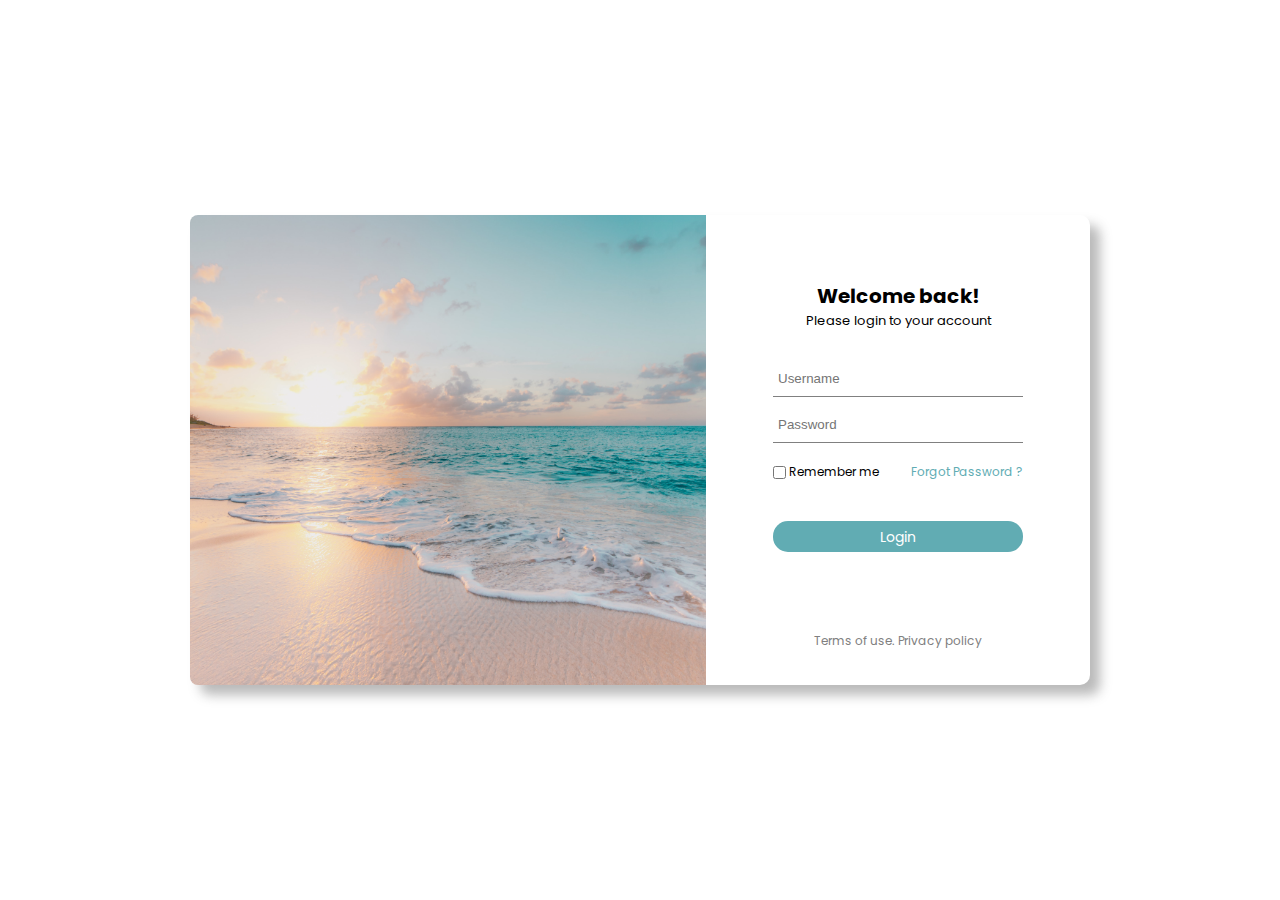
<file: index.html>
<!DOCTYPE html>
<html lang="en">
<head>
    <meta charset="UTF-8">
    <meta http-equiv="X-UA-Compatible" content="IE=edge">
    <meta name="viewport" content="width=device-width, initial-scale=1.0">
    <link rel="stylesheet" href="style.css">
    <title>Login Page</title>
</head>
<body>
    <section>
        <div class="container">
            <div class="left"></div>
            <div class="right">
                <div class="content">
                    <h1>Welcome back!</h1>
                    <p>Please login to your account</p>
                    <form class="form1">
                        <input type="text" id="username" name="username" placeholder="Username"><br>
                        <input type="password" id="password" name="password" placeholder="Password">  
                      </form>
                      <div class="options">
                          <div class="left2">
                            <form>
                                <input class="remember" type="checkbox">
                                <label class="label2" for="vehicle1"> Remember me </label><br>
                              </form>
                          </div>
                          <div class="right2">
                            <p class="forgot">Forgot Password ?</p>
                          </div>
                      </div>
                      
                    <div class="login-button">
                        <a href="employee-data.html" class="btn" target="employee-data.html">Login</a>
                    </div>
                    <div class="footer">
                        <p>Terms of use. Privacy policy</p>
                    </div>                   
                </div>
            </div>
        </div>
    </section>
</body>
</html>
</file>
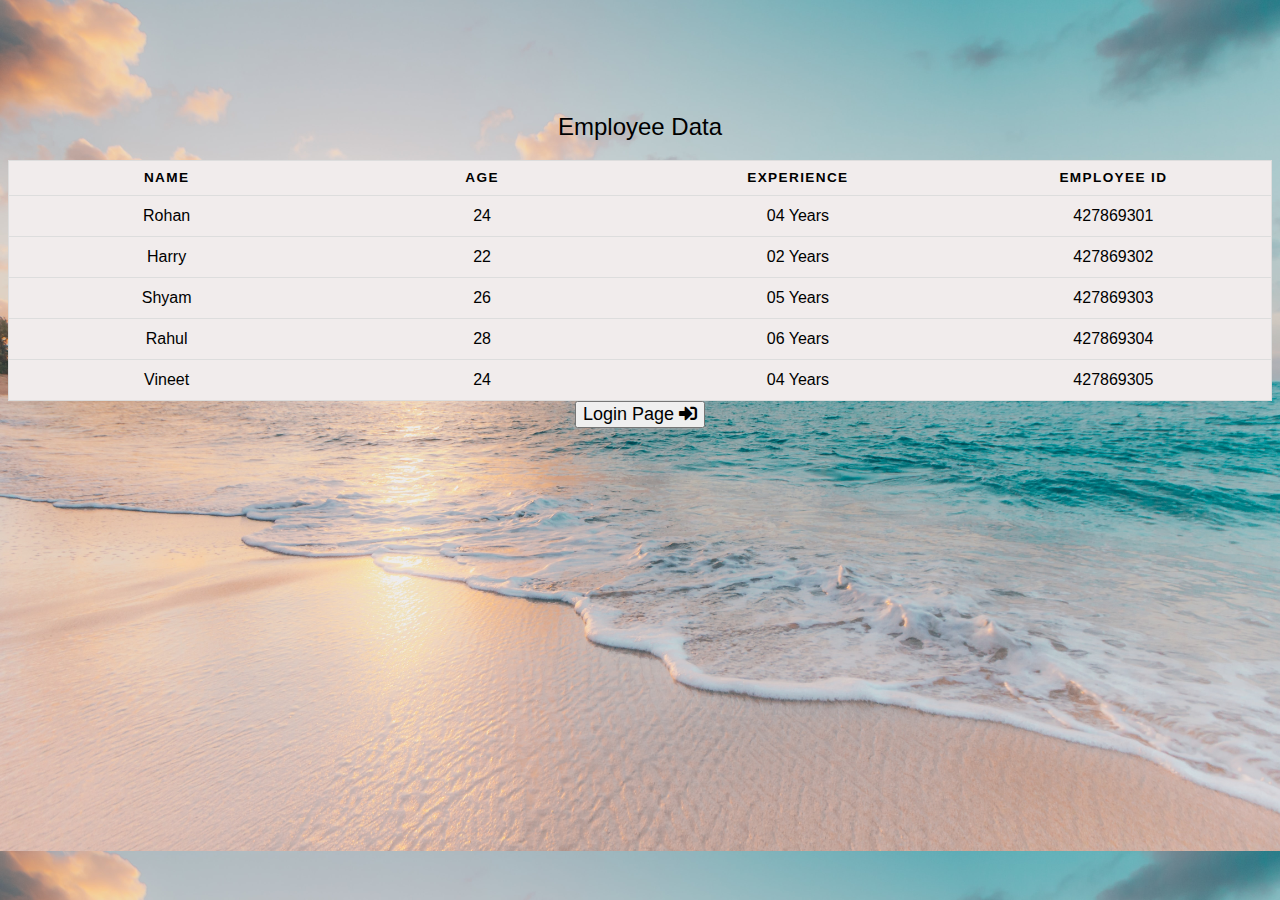
<file: employee-data.html>
<!DOCTYPE html>
<html lang="en">
<head>
    <meta charset="UTF-8">
    <meta http-equiv="X-UA-Compatible" content="IE=edge">
    <meta name="viewport" content="width=device-width, initial-scale=1.0">
    <link href="https://cdn.jsdelivr.net/npm/bootstrap@5.1.0/dist/css/bootstrap.min.css" rel="stylesheet" integrity="sha384-KyZXEAg3QhqLMpG8r+8fhAXLRk2vvoC2f3B09zVXn8CA5QIVfZOJ3BCsw2P0p/We" crossorigin="anonymous">
    <link rel="stylesheet" href="https://cdnjs.cloudflare.com/ajax/libs/font-awesome/5.15.4/css/all.min.css" integrity="sha512-1ycn6IcaQQ40/MKBW2W4Rhis/DbILU74C1vSrLJxCq57o941Ym01SwNsOMqvEBFlcgUa6xLiPY/NS5R+E6ztJQ==" crossorigin="anonymous" referrerpolicy="no-referrer" />
    <link rel="stylesheet" href="style2.css">
    <title>Employee Data</title>
</head>
<body>
    <div class="container">
      <table>
        <caption>Employee Data</caption>
        <thead>
          <tr>
            <th scope="col">Name</th>
            <th scope="col">Age</th>
            <th scope="col">Experience</th>
            <th scope="col">Employee ID</th>
          </tr>
        </thead>
        <tbody>
          <tr>
            <td data-label="Name">Rohan</td>
            <td data-label="Age">24</td>
            <td data-label="Experience">04 Years</td>
            <td data-label="Employee ID">427869301</td>
          </tr>
          <tr>
            <td data-label="Name">Harry</td>
            <td data-label="Age">22</td>
            <td data-label="Experience">02 Years</td>
            <td data-label="Employee ID">427869302</td>
          </tr>
          <tr>
            <td data-label="Name">Shyam</td>
            <td data-label="Age">26</td>
            <td data-label="Experience">05 Years</td>
            <td data-label="Employee ID">427869303</td>
          </tr>
          <tr>
            <td data-label="Name">Rahul</td>
            <td data-label="Age">28</td>
            <td data-label="Experience">06 Years</td>
            <td data-label="Employee ID">427869304</td>
          </tr>
          <tr>
            <td data-label="Name">Vineet</td>
            <td data-label="Age">24</td>
            <td data-label="Experience">04 Years</td>
            <td data-label="Employee ID">427869305</td>
          </tr>
          
        </tbody>
      </table>
          <div class="login-btn">
            <a href="index.html" target="index.html"><button type="button" class="btn btn-warning">Login Page <i class="fas fa-sign-in-alt"></i></button></a>
          </div>
    </div>
    
</body>
</html>
</file>
<file: style.css>
@import url("https://fonts.googleapis.com/css2?family=Poppins&display=swap");

* {
  margin: 0;
  padding: 0;
  box-sizing: border-box;
}

:root {
  --btn: #61acb3;
  --font: "Poppins";
}

html {
  font-family: var(--font);
}

section {
  min-height: 100vh;
  width: 100%;
  display: flex;
  align-items: center;
  justify-content: center;
}

.container {
  width: 95%;
  max-width: 900px;
  margin: 0 auto;
  display: flex;
  align-items: center;
  justify-content: center;
  background-color: white;
  border-radius: 10px;
  box-shadow: 10px 10px 12px 0px rgba(110, 110, 110, 0.48);
}

.left {
  width: 85%;
  height: 470px;
  background: url("Images/beach.jpg") no-repeat center / cover;
  border-top-left-radius: 8px;
  border-bottom-left-radius: 8px;
}

.right {
  width: 60%;
  min-height: 450px;
  display: flex;
  align-items: center;
  justify-content: center;
  padding: 30px;
}

.content {
  text-align: center;
  margin-top: 30px;
}

.right h1 {
  font-size: 20px;
  text-align: center;
}

.right p {
  font-size: 13px;
}

.form1 {
  padding-top: 20px;
}

.form1 input {
  width: 250px;
  text-align: center;
  margin-top: 15px;
  padding-bottom: 20px;
  border: none;
  text-align: left;
  padding: 5px 30px 10px 5px;
  border-bottom: 1px solid gray;
}

.options {
  display: flex;
  justify-content: space-between;
  align-items: center;
  padding-top: 20px;
}

.left2 {
  font-size: 12px;
}

.right2 p {
  font-size: 12px;
  color: var(--btn);
}

.right2 p:hover {
  cursor: pointer;
}

.login-button {
  margin-top: 40px;
  background-color: var(--btn);
  border-radius: 15px;
  padding: 3px 0;
}

.login-button:hover {
  background-color: #65b8c0;
  transform: scale(1.04);
  transition: transform 0.5s ease;
}

.btn {
  font-size: 14px;
  color: white;
  text-decoration: none;
  padding: 20px 0;
}

.footer {
  padding-top: 80px;
}

.footer p {
  font-size: 12px;
  color: gray;
}

input:focus {
  outline: none;
}

[type="checkbox"] {
  vertical-align: middle;
}

@media only screen and (max-width: 768px) {
  .container {
    flex-direction: column;
  }
  .left {
    margin-top: 30px;
    height: 320px;
    border-top-right-radius: 8px;
    border-bottom-right-radius: 8px;
  }

  .right {
    margin-top: -10px;
  }
}
</file>
<file: style2.css>
table {
  border: 1px solid #ccc;
  border-collapse: collapse;
  margin-top: 100px;
  padding: 0;
  width: 100%;
  table-layout: fixed;
}

table caption {
  font-size: 1.5em;
  margin: 0.5em 0 0.75em;
  text-align: center;
  color: black;
}

table tr {
  background-color: #f1ecec;
  border: 1px solid #ddd;
  padding: 0.35em;
}

table th,
table td {
  padding: 0.625em;
  text-align: center;
}

table th {
  font-size: 0.85em;
  letter-spacing: 0.1em;
  text-transform: uppercase;
}

@media screen and (max-width: 600px) {
  table {
    border: 0;
  }

  table caption {
    font-size: 1.3em;
  }

  table thead {
    border: none;
    clip: rect(0 0 0 0);
    height: 1px;
    margin: -1px;
    overflow: hidden;
    padding: 0;
    position: absolute;
    width: 1px;
  }

  table tr {
    border-bottom: 3px solid #ddd;
    display: block;
    margin-bottom: 0.625em;
  }

  table td {
    border-bottom: 1px solid #ddd;
    display: block;
    font-size: 0.8em;
    text-align: right;
  }

  table td::before {
    /*
      * aria-label has no advantage, it won't be read inside a table
      content: attr(aria-label);
      */
    content: attr(data-label);
    float: left;
    font-weight: bold;
    text-transform: uppercase;
  }

  table td:last-child {
    border-bottom: 0;
  }
}

.login-btn {
  text-align: center;
  margin-bottom: 20px;
}

.btn {
  font-size: 18px;
}
/* general styling */
body {
  font-family: "Open Sans", sans-serif;
  line-height: 1.25;
  background-image: url("Images/beach.jpg");
  background-size: cover;
}
</file>
